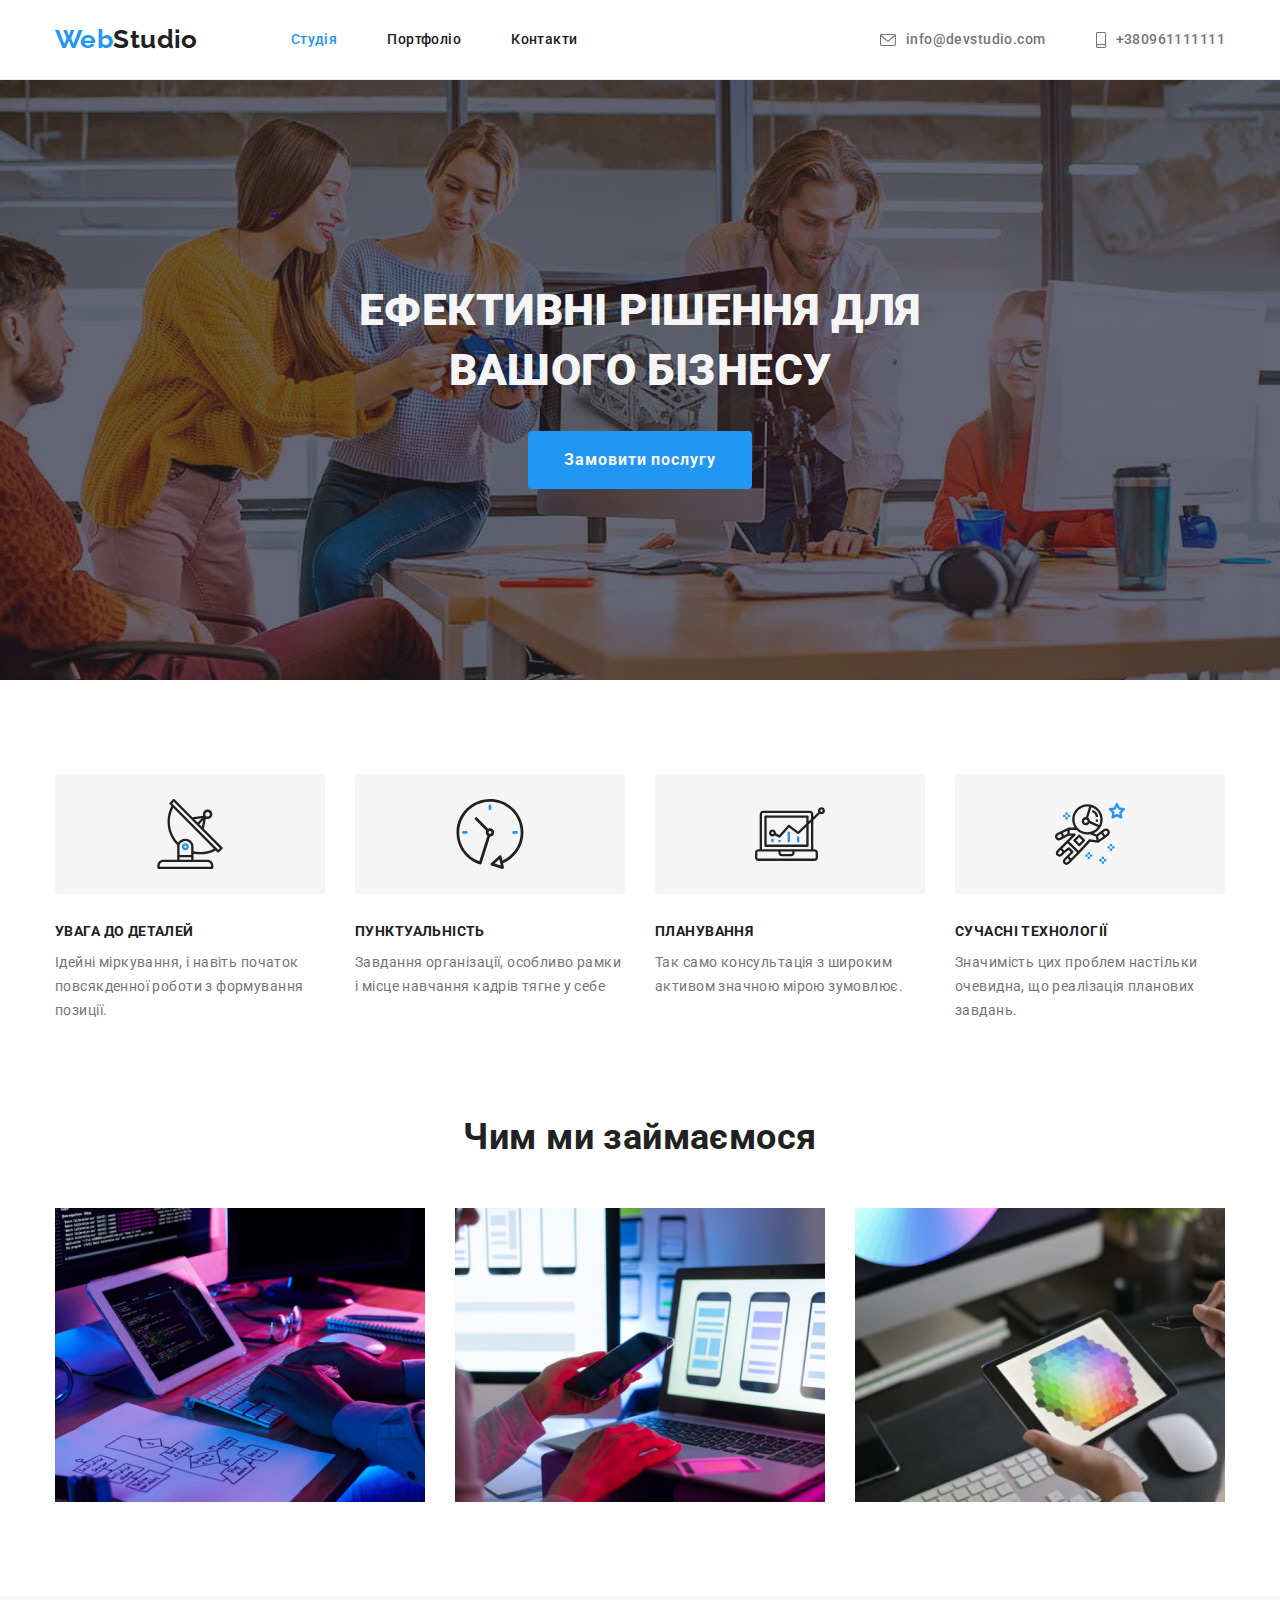
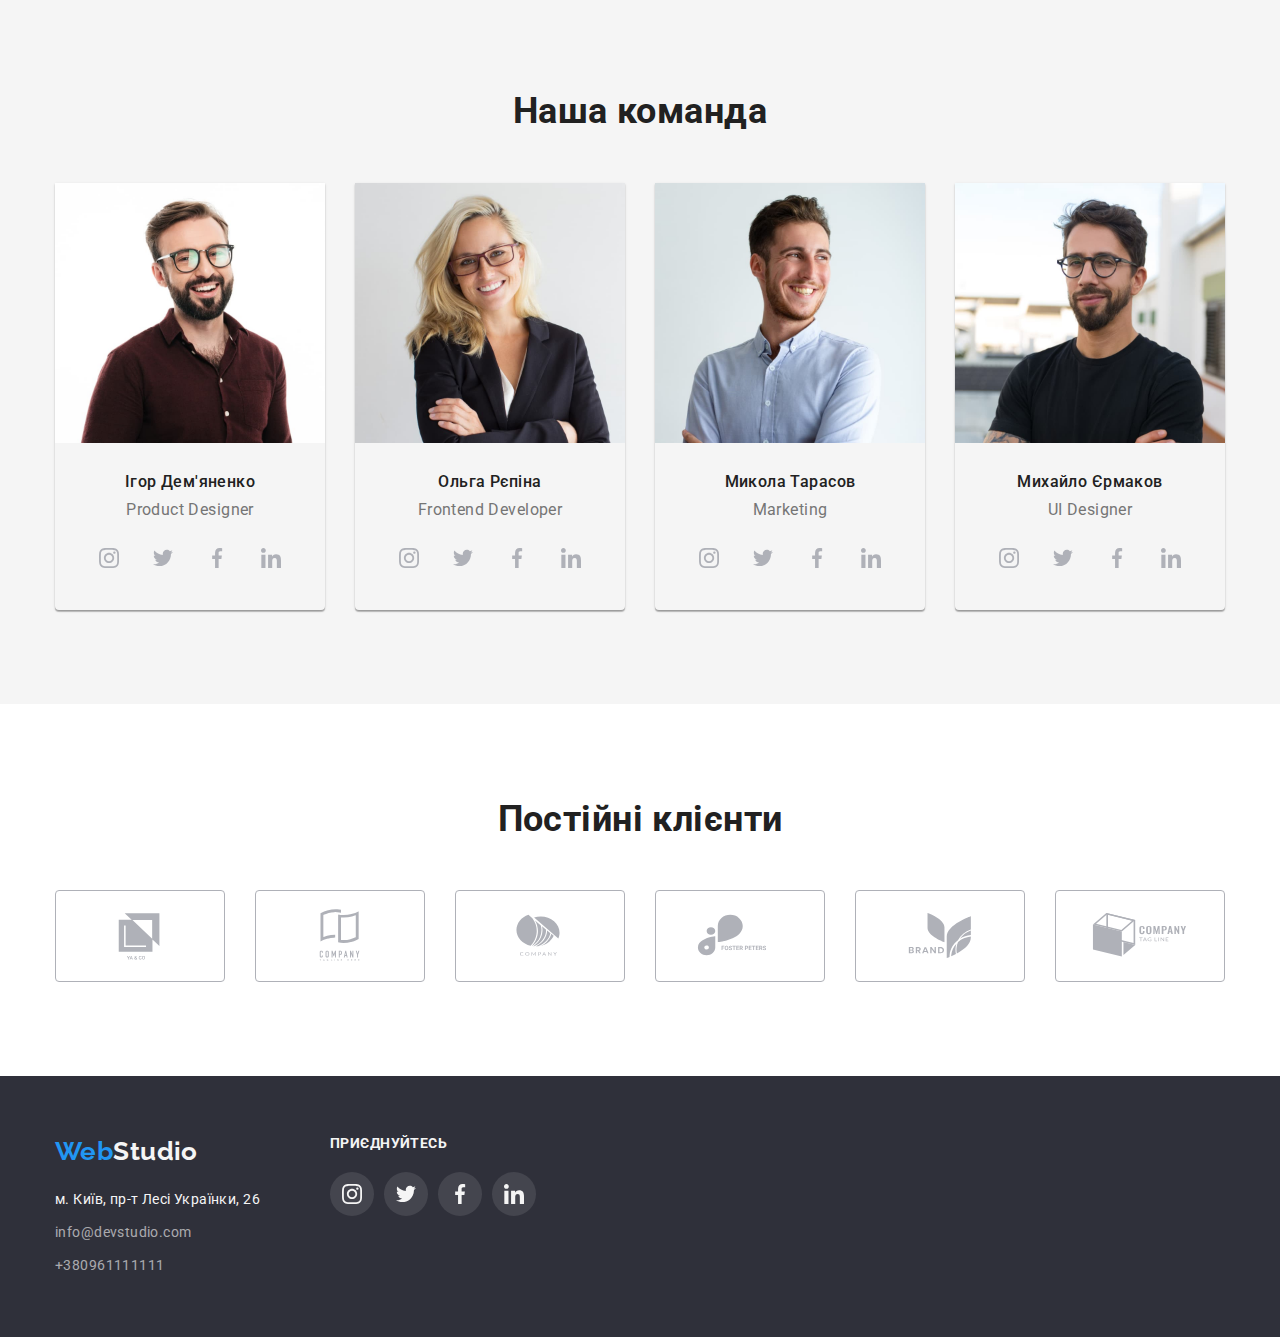
<file: index.html>
<!DOCTYPE html>
<html lang="uk">

<head>
  <meta charset="UTF-8" />
  <meta http-equiv="X-UA-Compatible" content="IE=edge" />
  <meta name="viewport" content="width=device-width, initial-scale=1.0" />

  <title>Web Studio</title>

  <!-- Стилі -->

  <link rel="preconnect" href="https://fonts.googleapis.com" />
  <link rel="preconnect" href="https://fonts.gstatic.com" crossorigin />
  <link href="https://fonts.googleapis.com/css2?family=Raleway:wght@700&family=Roboto:wght@400;500;700;900&display=swap"
    rel="stylesheet" />
  <link rel="stylesheet"
    href="https://cdnjs.cloudflare.com/ajax/libs/modern-normalize/1.1.0/modern-normalize.min.css" />
  <link rel="stylesheet" href="./css/styles.css" />
</head>

<body>
  <!-- Шапка -->

  <header class="header">
    <div class="container main-nav">
      <nav class="main-nav">
        <a id="logo" href="./index.html" class="logo-pr"><span class="logo-head">Web</span>Studio</a>

        <ul class="nav-list">
          <li class="item">
            <a href="" class="nav-link current">Студія</a>
          </li>
          <li class="item">
            <a href="./portfolio.html" class="nav-link">Портфоліо</a>
          </li>
          <li class="item"><a href="" class="nav-link">Контакти</a></li>
        </ul>
      </nav>

      <!--Контакти-->

      <ul class="nav-contact">
        <li>
          <a href="mailto:info@devstudio.com" class="contact-link">
            <svg class="header-icon" width="16" height="12">
              <use href="./images/symbol-defs.svg#icon-envelope"></use>
            </svg>
            info@devstudio.com
          </a>
        </li>
        <li>
          <a href="tel:+380961111111" class="contact-link">
            <svg class="header-icon" width="10" height="16">
              <use href="./images/symbol-defs.svg#icon-smartphone"></use>
            </svg>
            +380961111111</a>
        </li>
      </ul>
    </div>
  </header>

  <!-- Загальга Інформація-->

  <main>
    <!-- Гасло + замовлення -->

    <section class="hero section">
      <div class="container">
        <h1 class="hero-title">Ефективні рішення для вашого бізнесу</h1>
        <button class="button">Замовити послугу</button>
      </div>
    </section>

    <!-- Пояснення роботи  -->

    <section class="section about">
      <div class="container">
        <h2 class="visually-hidden">Прихований</h2>
        <ul class="title">
          <li class="list-title">
            <div class="bg-icon-title">
              <svg class="icon-hero" width="70" height="70">
                <use href="./images/symbol-defs.svg#icon-antenna"></use>
              </svg>
            </div>
            <h3 class="about-title">УВАГА ДО ДЕТАЛЕЙ</h3>
            <p class="about-text">
              Ідейні міркування, і навіть початок повсякденної роботи з
              формування позиції.
            </p>
          </li>
          <li class="list-title icon-vector">
            <div class="bg-icon-title">
              <svg class="icon-hero" width="70" height="70">
                <use href="./images/symbol-defs.svg#icon-clock"></use>
              </svg>
            </div>
            <h3 class="about-title">ПУНКТУАЛЬНІСТЬ</h3>
            <p class="about-text">
              Завдання організації, особливо рамки і місце навчання кадрів
              тягне у себе
            </p>
          </li>
          <li class="list-title icon-diagrama">
            <div class="bg-icon-title">
              <svg class="icon-hero" width="70" height="70">
                <use href="./images/symbol-defs.svg#icon-diagram"></use>
              </svg>
            </div>
            <h3 class="about-title">ПЛАНУВАННЯ</h3>
            <p class="about-text">
              Так само консультація з широким активом значною мірою зумовлює.
            </p>
          </li>
          <li class="list-title icon-astronaut">
            <div class="bg-icon-title">
              <svg class="icon-hero" width="70" height="70">
                <use href="./images/symbol-defs.svg#icon-astronaut"></use>
              </svg>
            </div>
            <h3 class="about-title">СУЧАСНІ ТЕХНОЛОГІЇ</h3>
            <p class="about-text">
              Значимість цих проблем настільки очевидна, що реалізація
              планових завдань.
            </p>
          </li>
        </ul>
      </div>
    </section>

    <!-- Чим займаємось -->

    <section class="section">
      <div class="container">
        <h2 class="section-title">Чим ми займаємося</h2>

        <ul class="work-list">
          <li class="works-item">
            <img src="./img/box.jpg" alt="комп'ютер" width="370" />
          </li>
          <li class="works-item">
            <img src="./img/image-1.jpg" alt="Телефон" width="370" />
          </li>
          <li class="works-item">
            <img src="./img/image-2.jpg" alt="Планшет" width="370" />
          </li>
        </ul>
      </div>
    </section>

    <!-- Працівники -->

    <section class="section team-work">
      <div class="container">
        <h2 class="section-title">Наша команда</h2>

       
        <ul class="team-list">
          <li class="team">
            <img src="./img/image-3.jpg" alt="Дизайнер продукту" width="270" />

          <div class="team-box">
              <h3 class="team-name">Ігор Дем'яненко</h3>
              <p lang="en" class="team-position">Product Designer</p>

            <ul class="box-icon-iteam">
              <li class="list-icon">
                <a href="https://www.instagram.com/" class="link-icon" target="_blank"
                  rel="noopener nooreferrer nofollow ">
                  <svg class="icon-team" width="20" height="20">
                    <use href="./images/symbol-defs.svg#icon-instagram" class="icon-team-style"></use>
                  </svg>
                </a>
              </li>

              <li class="list-icon">
                <a href="https://twitter.com/" class="link-icon" target="_blank" rel="noopener nooreferrer nofollow ">
                  <svg class="icon-team" width="20" height="20">
                    <use href="./images/symbol-defs.svg#icon-twitter" class="icon-team-style"></use>
                  </svg>
                </a>
              </li>

              <li class="list-icon">
                <a href="https://www.facebook.com/" class="link-icon" target="_blank"
                  rel="noopener nooreferrer nofollow ">
                  <svg class="icon-team" width="20" height="20">
                    <use href="./images/symbol-defs.svg#icon-facebook" class="icon-team-style"></use>
                  </svg>
                </a>
              </li>

              <li class="list-icon">
                <a href="https://www.linkedin.com/" class="link-icon" target="_blank"
                  rel="noopener nooreferrer nofollow ">
                  <svg class="icon-team" width="20" height="20">
                    <use href="./images/symbol-defs.svg#icon-linkedin" class="icon-team-style"></use>
                  </svg>
                </a>
              </li>
              </ul>
              </div>
            </li>
          
          <li class="team">
            <img src="./img/image-4.jpg" alt="Фронтальний розробник" width="270" />

            <div class="team-box">
              <h3 class="team-name">Ольга Рєпіна</h3>
              <p lang="en" class="team-position">Frontend Developer</p>

              <ul class="box-icon-iteam">
                <li class="list-icon">
                  <a href="https://www.instagram.com/" class="link-icon" target="_blank"
                    rel="noopener nooreferrer nofollow ">
                    <svg class="icon-team" width="20" height="20">
                      <use href="./images/symbol-defs.svg#icon-instagram"></use>
                    </svg>
                  </a>
                </li>
                <li class="list-icon">
                  <a href="https://twitter.com/" class="link-icon" target="_blank" rel="noopener nooreferrer nofollow ">
                    <svg class="icon-team" width="20" height="20">
                      <use href="./images/symbol-defs.svg#icon-twitter"></use>
                    </svg>
                  </a>
                </li>
                <li class="list-icon">
                  <a href="https://www.facebook.com/" class="link-icon" target="_blank"
                    rel="noopener nooreferrer nofollow ">
                    <svg class="icon-team" width="20" height="20">
                      <use href="./images/symbol-defs.svg#icon-facebook"></use>
                    </svg>
                  </a>
                </li>
                <li class="list-icon">
                  <a href="https://www.linkedin.com/" class="link-icon" target="_blank"
                    rel="noopener nooreferrer nofollow ">
                    <svg class="icon-team" width="20" height="20">
                      <use href="./images/symbol-defs.svg#icon-linkedin"></use>
                    </svg>
                  </a>
                </li>
              </ul>
              </div>
            </li> 
          
          <li class="team">
            <img src="./img/image-5.jpg" alt="Маркетолог" width="270" />

            <div class="team-box">
              <h3 class="team-name">Микола Тарасов</h3>
              <p lang="en" class="team-position">Marketing</p>
              <ul class="box-icon-iteam">
                <li class="list-icon">
                  <a href="https://www.instagram.com/" class="link-icon" target="_blank"
                    rel="noopener nooreferrer nofollow ">
                    <svg class="icon-team" width="20" height="20">
                      <use href="./images/symbol-defs.svg#icon-instagram"></use>
                    </svg>
                  </a>
                </li>
                <li class="list-icon">
                  <a href="https://twitter.com/" class="link-icon" target="_blank" rel="noopener nooreferrer nofollow ">
                    <svg class="icon-team" width="20" height="20">
                      <use href="./images/symbol-defs.svg#icon-twitter"></use>
                    </svg>
                  </a>
                </li>
                <li class="list-icon">
                  <a href="https://www.facebook.com/" class="link-icon" target="_blank"
                    rel="noopener nooreferrer nofollow ">
                    <svg class="icon-team" width="20" height="20">
                      <use href="./images/symbol-defs.svg#icon-facebook"></use>
                    </svg>
                  </a>
                </li>
                <li class="list-icon">
                  <a href="https://www.linkedin.com/" class="link-icon" target="_blank"
                    rel="noopener nooreferrer nofollow ">
                    <svg class="icon-team" width="20" height="20">
                      <use href="./images/symbol-defs.svg#icon-linkedin"></use>
                    </svg>
                  </a>
                </li>
              </ul>
              </div>
            </li>
          
          <li class="team">
            <img src="./img/image-6.jpg" alt="Дизайнер" width="270" />

            <div class="team-box">
              <h3 class="team-name">Михайло Єрмаков</h3>
              <p lang="en" class="team-position">UI Designer</p>
              <ul class="box-icon-iteam">
                <li class="list-icon">
                  <a href="https://www.instagram.com/" class="link-icon" target="_blank"
                    rel="noopener nooreferrer nofollow ">
                    <svg class="icon-team" width="20" height="20">
                      <use href="./images/symbol-defs.svg#icon-instagram"></use>
                    </svg>
                  </a>
                </li>
  
                <li class="list-icon">
                  <a href="https://twitter.com/" class="link-icon" target="_blank" rel="noopener nooreferrer nofollow ">
                    <svg class="icon-team" width="20" height="20">
                      <use href="./images/symbol-defs.svg#icon-twitter"></use>
                    </svg>
                  </a>
                </li>
  
                <li class="list-icon">
                  <a href="https://www.facebook.com/" class="link-icon" target="_blank"
                    rel="noopener nooreferrer nofollow ">
                    <svg class="icon-team" width="20" height="20">
                      <use href="./images/symbol-defs.svg#icon-facebook"></use>
                    </svg>
                  </a>
                </li>
  
                <li class="list-icon">
                  <a href="https://www.linkedin.com/" class="link-icon" target="_blank"
                    rel="noopener nooreferrer nofollow ">
                    <svg class="icon-team" width="20" height="20">
                      <use href="./images/symbol-defs.svg#icon-linkedin"></use>
                    </svg>
                  </a>
                </li>
              </ul>
              </div>
          </li>
        </ul>
      </div>
    </section>

    <!-- Compagny team -->

    <section class="section">
      <div class="container">
        <h2 class="section-title">Постійні клієнти</h2>
        <ul class="reg-custom">
          <li class="compagny">
            <a href="" class="link-compagny">
              <svg class="icon-compagny" width="106" height="60">
                <use href="./images/symbol-defs.svg#icon-Logo-1"></use>
              </svg>
            </a>
          </li>

          <li class="compagny">
            <a href="" class="link-compagny">
              <svg class="icon-compagny" width="106" height="60">
                <use href="./images/symbol-defs.svg#icon-Logo-2"></use>
              </svg>
            </a>
          </li>

          <li class="compagny">
            <a href="" class="link-compagny">
              <svg class="icon-compagny" width="106" height="60">
                <use href="./images/symbol-defs.svg#icon-Logo-3"></use>
              </svg>
            </a>
          </li>

          <li class="compagny">
            <a href="" class="link-compagny">
              <svg class="icon-compagny" width="106" height="60">
                <use href="./images/symbol-defs.svg#icon-Logo-4"></use>
              </svg>
            </a>
          </li>

          <li class="compagny">
            <a href="" class="link-compagny">
              <svg class="icon-compagny" width="106" height="60">
                <use href="./images/symbol-defs.svg#icon-Logo-5"></use>
              </svg>
            </a>
          </li>

          <li class="compagny">
            <a href="" class="link-compagny">
              <svg class="icon-compagny" width="106" height="60">
                <use href="./images/symbol-defs.svg#icon-Logo-6"></use>
              </svg>
            </a>
          </li>
        </ul>
      </div>
    </section>
  </main>

  <!-- Футер -->

  <footer class="order">
    <div class="container box-footer">
      <div>
        <a id="logo-footer" href="./index.html" class="logo"><span class="logo-footer">Web</span>Studio</a>
        <address class="adress">
          <ul class="information">
            <li class="information">
              <a href="https://goo.gl/maps/iiFqqTPr8g5T6caD6" class="mail" target="_blank" title="Google Maps">м. Київ,
                пр-т Лесі Українки, 26</a>
            </li>
            <li class="information">
              <a href="mailto:info@devstudio.com" class="info">info@devstudio.com</a>
            </li>
            <li class="information">
              <a href="tel:+380961111111" class="info">+380961111111</a>
            </li>
          </ul>
        </address>
      </div>

      <!-- Social -->

      <div class="box-icon-foot">
        <h3 class="about-title social">Приєднуйтесь</h3>
        <ul class="box-icon-iteam">
          <li class="icon-list">
            <a class="link-icon icon-social" href="https://www.instagram.com/" target="_blank"
              rel="noopener nooreferrer nofollow ">
              <svg class="icon-team" width="20" height="20">
                <use href="./images/symbol-defs.svg#icon-instagram"></use>
              </svg>
            </a>
          </li>
          <li class="icon-list">
            <a class="link-icon icon-social" href="https://twitter.com/" target="_blank"
              rel="noopener nooreferrer nofollow ">
              <svg class="icon-team" width="20" height="20">
                <use href="./images/symbol-defs.svg#icon-twitter"></use>
              </svg>
            </a>
          </li>
          <li class="icon-list">
            <a class="link-icon icon-social" href="https://www.facebook.com/" target="_blank"
              rel="noopener nooreferrer nofollow ">
              <svg class="icon-team" width="20" height="20">
                <use href="./images/symbol-defs.svg#icon-facebook"></use>
              </svg>
            </a>
          </li>
          <li class="icon-list">
            <a class="link-icon icon-social" href="https://www.linkedin.com/" target="_blank"
              rel="noopener nooreferrer nofollow ">
              <svg class="icon-team" width="20" height="20">
                <use href="./images/symbol-defs.svg#icon-linkedin"></use>
              </svg>
            </a>
          </li>
        </ul>
      </div>
    </div>
  </footer>
</body>

</html>
</file>
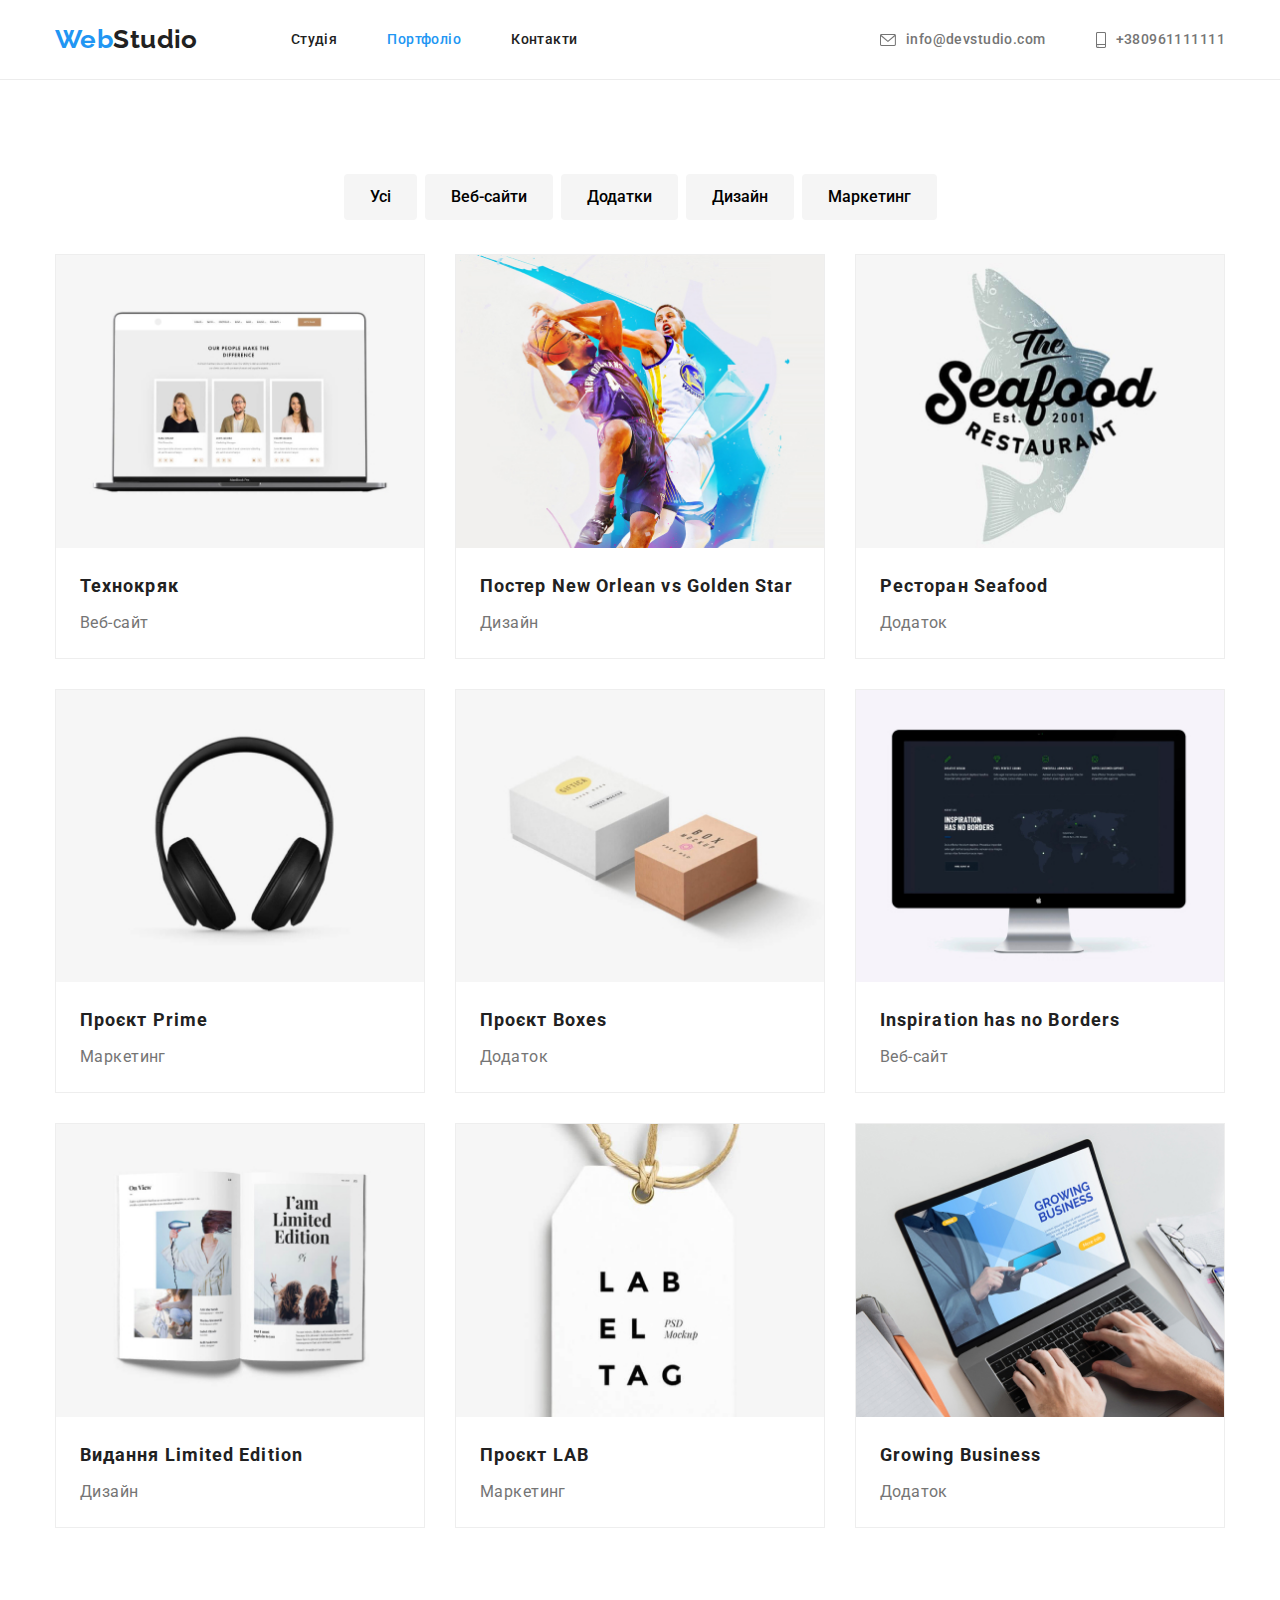
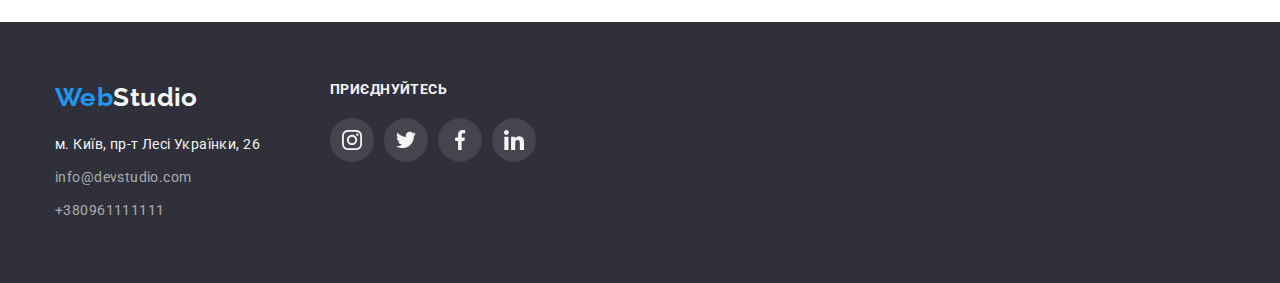
<file: portfolio.html>
<!DOCTYPE html>
<html lang="uk">
  <head>
    <meta charset="UTF-8" />
    <meta http-equiv="X-UA-Compatible" content="IE=edge" />
    <meta name="viewport" content="width=device-width, initial-scale=1.0" />
    <title>Portfolio</title>
    <link rel="preconnect" href="https://fonts.googleapis.com" />
    <link rel="preconnect" href="https://fonts.gstatic.com" crossorigin />
    <link
      href="https://fonts.googleapis.com/css2?family=Raleway:wght@700&family=Roboto:wght@400;500;700;900&display=swap"
      rel="stylesheet"
    />
    <link
      rel="stylesheet"
      href="https://cdnjs.cloudflare.com/ajax/libs/modern-normalize/1.1.0/modern-normalize.min.css"
    />
    <link rel="stylesheet" href="./css/styles.css" />
  </head>
  <body>
    <!-- Шапка -->
    <header class="header">
      <div class="container main-nav">
        <nav class="main-nav">
          <a id="logo" href="./index.html" class="logo-pr"
            ><span class="logo-head">Web</span>Studio</a
          >

          <ul class="nav-list">
            <li class="item">
              <a href="./index.html" class="nav-link">Студія</a>
            </li>
            <li class="item">
              <a href="" class="nav-link current">Портфоліо</a>
            </li>
            <li class="item"><a href="" class="nav-link">Контакти</a></li>
          </ul>
        </nav>

        <!--Контакти-->

        <ul class="nav-contact">
          <li>
            <a href="mailto:info@devstudio.com" class="contact-link">
              <svg class="header-icon" width="16" height="12">
                <use href="./images/symbol-defs.svg#icon-envelope"></use>
              </svg>
              info@devstudio.com
            </a>
          </li>
          <li>
            <a href="tel:+380961111111" class="contact-link">
              <svg class="header-icon" width="10" height="16">
                <use href="./images/symbol-defs.svg#icon-smartphone"></use>
              </svg>
              +380961111111</a
            >
          </li>
        </ul>
      </div>
    </header>
    <!-- Контент -->
    <main>
      <section class="section">
        <div class="container">
          <h1 class="visually-hidden">контент сторінки</h1>
          <ul class="box-button">
            <li><button type="button" class="button-portfolio">Усі</button></li>
            <li>
              <button type="button" class="button-portfolio">Веб-сайти</button>
            </li>
            <li>
              <button type="button" class="button-portfolio">Додатки</button>
            </li>
            <li>
              <button type="button" class="button-portfolio">Дизайн</button>
            </li>
            <li>
              <button type="button" class="button-portfolio">Маркетинг</button>
            </li>
          </ul>

          <ul class="project-icon">
            <li class="project-titles">
              <img src="./img/one.jpg" alt="ноутбук" width="370" />
              <div class="box-title">
                <h2 class="project-title">Технокряк</h2>
                <p class="project-list">Веб-сайт</p>
              </div>
            </li>
            <li class="project-titles">
              <img src="./img/two.jpg" alt="постер" width="370" />
              <div class="box-title">
                <h2 class="project-title">Постер New Orlean vs Golden Star</h2>
                <p class="project-list">Дизайн</p>
              </div>
            </li>
            <li class="project-titles">
              <img src="./img/three.jpg" alt="афіша ресторана" width="370" />
              <div class="box-title">
                <h2 class="project-title">Ресторан Seafood</h2>
                <p class="project-list">Додаток</p>
              </div>
            </li>
            <li class="project-titles">
              <img src="./img/for.jpg" alt="наушники" width="370" />
              <div class="box-title">
                <h2 class="project-title">Проєкт Prime</h2>
                <p class="project-list">Маркетинг</p>
              </div>
            </li>
            <li class="project-titles">
              <img src="./img/five.jpg" alt="коробки" width="370" />
              <div class="box-title">
                <h2 class="project-title">Проєкт Boxes</h2>
                <p class="project-list">Додаток</p>
              </div>
            </li>
            <li class="project-titles">
              <img src="./img/six.jpg" alt="комп'ютер" width="370" />
              <div class="box-title">
                <h2 class="project-title">Inspiration has no Borders</h2>
                <p class="project-list">Веб-сайт</p>
              </div>
            </li>
            <li class="project-titles">
              <img src="./img/seven.jpg" alt="книги" width="370" />
              <div class="box-title">
                <h2 class="project-title">Видання Limited Edition</h2>
                <p lang="en" class="project-list">Дизайн</p>
              </div>
            </li>
            <li class="project-titles">
              <img src="./img/eight.jpg" alt="" width="370" />
              <div class="box-title">
                <h2 class="project-title">Проєкт LAB</h2>
                <p lang="en" class="project-list">Маркетинг</p>
              </div>
            </li>
            <li class="project-titles">
              <img src="./img/nine.jpg" alt="" width="370" />
              <div class="box-title">
                <h2 class="project-title">Growing Business</h2>
                <p class="project-list">Додаток</p>
              </div>
            </li>
          </ul>
        </div>
      </section>
    </main>

    <!-- Футер -->

    <footer class="order">
      <div class="container box-footer">
        <div>
          <a id="logo-footer" href="./index.html" class="logo"
            ><span class="logo-footer">Web</span>Studio</a
          >
          <address class="adress">
            <ul class="information">
              <li class="information">
                <a
                  href="https://goo.gl/maps/iiFqqTPr8g5T6caD6"
                  class="mail"
                  target="_blank"
                  title="Google Maps"
                  >м. Київ, пр-т Лесі Українки, 26</a
                >
              </li>
              <li class="information">
                <a href="mailto:info@devstudio.com" class="info"
                  >info@devstudio.com</a
                >
              </li>
              <li class="information">
                <a href="tel:+380961111111" class="info">+380961111111</a>
              </li>
            </ul>
          </address>
        </div>

         <!-- Social -->

         <div class="box-icon-foot">
          <h3 class="about-title social">Приєднуйтесь</h3>
          <ul class="box-icon-iteam">
            <li class="icon-list">
              <a class="link-icon icon-social" href="https://www.instagram.com/" target="_blank"
                rel="noopener nooreferrer nofollow ">
                <svg class="icon-team" width="20" height="20">
                  <use href="./images/symbol-defs.svg#icon-instagram"></use>
                </svg>
              </a>
            </li>
            <li class="icon-list">
              <a class="link-icon icon-social" href="https://twitter.com/" target="_blank"
                rel="noopener nooreferrer nofollow ">
                <svg class="icon-team" width="20" height="20">
                  <use href="./images/symbol-defs.svg#icon-twitter"></use>
                </svg>
              </a>
            </li>
            <li class="icon-list">
              <a class="link-icon icon-social" href="https://www.facebook.com/" target="_blank"
                rel="noopener nooreferrer nofollow ">
                <svg class="icon-team" width="20" height="20">
                  <use href="./images/symbol-defs.svg#icon-facebook"></use>
                </svg>
              </a>
            </li>
            <li class="icon-list">
              <a class="link-icon icon-social" href="https://www.linkedin.com/" target="_blank"
                rel="noopener nooreferrer nofollow ">
                <svg class="icon-team" width="20" height="20">
                  <use href="./images/symbol-defs.svg#icon-linkedin"></use>
                </svg>
              </a>
            </li>
          </ul>
        </div>
      </div>
    </footer>
  </body>
</html>
</file>
<file: css/styles.css>
:root {
    --primary-text-color: #212121;
    --primary-white-color:  #F5F5F5;
    --title-text-color:#757575;
    --actent-color: #2196F3;
    --icon-color:#AFB1B8;
    --bg-color-body:#ffffff;
    --bg-color-order:#2F303A;
}


body {
    background-color:var(--bg-color-body);
    color: var(--primary-text-color);
    font-family: Roboto, sans-serif;
    letter-spacing: 0.03em;
    font-size: 14px;
    
}

h1,h2,h3,h4,h5,h6,p {
    margin: 0px;
}
 


ul {
    list-style: none;
    padding: 0;
    margin:0 ;
}

.visually-hidden {
    position: absolute;
    width: 1px;
    height: 1px;
    margin: -1px;
    border: 0;
    padding: 0;
    
    white-space: nowrap;
    clip-path: inset(100%);
    clip: rect(0 0 0 0);
    overflow: hidden;
}

/* header */

.header{
    border-bottom: 1px solid #ececec;
    padding: 24px 0;
}

.header-icon{
    margin-right: 10px;
    fill:currentColor;
}

/* contaire */

.container{
    width: 1200px;
    margin-left: auto;
    margin-right: auto;
    padding-left: 15px;
    padding-right: 15px;
}

.project-icon {
    display: flex;
    flex-wrap: wrap;
    gap: 30px;
    margin-top: 34px;
}

.project-titles{

width: calc((100% - 60px) / 3);
border: 1px solid #EEEEEE;
}

.project-titles:hover ,
.project-titles:focus{
    box-shadow: 0px 1px 1px rgba(0, 0, 0, 0.12), 0px 4px 4px rgba(0, 0, 0, 0.06),
    1px 4px 6px rgba(0, 0, 0, 0.16);
}


.project-title{
    color: var(--primary-text-color);
    font-size: 18px;
    line-height: 2;
    letter-spacing: 0.06em;
    }
    
    .project-list{
    color: var(--title-text-color);
    font-size: 16px;
    line-height: 1.88;
    margin-top: 4px;
    }

 .box-title{
  padding:20px 24px;
 }




.main-nav {
    display: flex;
    align-items: center ;
    margin-right: auto;
}


/* site-nav */

.contact-link , 
.nav-link{
    display: block;


    color:  var(--primary-text-color);
    font-weight: 500;
    line-height: 1.14;
    text-decoration: none;
}


.contact-link {
    color: var(--title-text-color);
    align-items: center;
    display: flex;
}

.contact-link:hover,
.contact-link:focus {
    color: var(--actent-color);
}

.nav-contact {
    display: flex;
    gap: 50px;
    list-style: none;
    align-items: center;
}

 .nav-link:hover,
 .nav-link:focus{
color: var(--actent-color);
}

.nav-link.current{
    color: var(--actent-color);
}

.nav-list{
    display: flex;
    margin-left: 93px;
}

.nav-list .item:not(:last-child) {
    margin-right: 50px;
}


/* Section */

.section{
    padding-bottom: 94px;
    padding-top: 94px;
     
}



.list-title{
    margin-right: 30px;
    width: 270px;
}

.list-title:last-child {
    margin-right: 0;
}
    
.title {
    list-style: none;
    display: flex;
}

.section-title {
    font-size: 36px;
    line-height: 1.17;
    text-align: center;
    margin-bottom: 50px;
    margin-top: 0;
}

    .bg-icon-title{
    display: flex;
    align-items: center;
    justify-content: center;
    margin-bottom: 30px;  
    width: 270px;
    height: 120px;
    border-radius: 4px;
    background-color: var(--primary-white-color);

    }


.about{
    padding-bottom: 0;
}

.about-text{
color: var(--title-text-color);
font-size: 14px;
line-height: 1.72;

}
.about-title{
    margin-bottom: 10px;
font-size: 14px;
line-height: 1.14; 
text-transform: uppercase;
}

.work-list {
    color: var(--primary-text-color);
    list-style: none;
    display: flex;
    align-items: center;
}

.works-item:not(:last-child) {
    margin-right: 30px;
}

.team{
    width: 270px;
    background-color: var(--primary-white-color);
    box-shadow: 0px 1px 3px rgba(0, 0, 0, 0.12), 0px 1px 1px rgba(0, 0, 0, 0.14), 0px 2px 1px rgba(0, 0, 0, 0.2);
    border-radius: 0px 0px 4px 4px;
}

.team-list{
    display: flex;
    align-items: center;
}

.list-icon{
    width: 44px;
    height: 44px;
}


.team:not(:last-child) {
    margin-right: 30px;
}

.team-name{
margin-bottom: 10px;

color: var(--primary-text-color);
font-weight: 500;
font-size: 16px;
line-height: 1.18;
text-align: center;
}

.team-position{

color: var(--title-text-color);
margin-bottom: 16px;
font-size: 16px;
line-height: 1.18;
text-align: center;

}

.team-work{
    background-color: var(--primary-white-color);
}

.team-box{
    padding: 30px 32px;
}

img{
    display: block;
    max-width: 100%;
    height: auto;
}


/* Hero */
.hero-title {
width: 696px;
margin: 0 auto;
margin-bottom: 30px;

color: var(--primary-white-color);
    font-weight: 900;
    font-size: 44px;
    line-height: 1.37;
    text-align: center;
    text-transform: uppercase;
}

.hero{
max-width: 1600px;
height: 600px;
margin-left: auto;
margin-right: auto;
padding: 200px 0;
background-repeat: no-repeat;
background-position: center;
background-size: cover;
text-align: center;
background-color: var(--title-text-color);

background-image:linear-gradient(to right, rgba(47, 48, 58, 0.4), rgba(47, 48, 58, 0.4)),
url('../img/br-studio.jpg');  
}

/* Button */
.button{
    
border-radius: 4px;

padding: 10px 32px;

    color:var(--primary-white-color); 
    background-color: var(--actent-color);
    cursor: pointer;
    border: 4px solid transparent;

    font-weight: 700;
    font-size: 16px;
    line-height: 1.87;
    letter-spacing: 0.06em;
    
    
}

.button-portfolio{
    padding: 6px 22px;
    color:#000000;
    background-color: var(--primary-white-color);
    font-weight: 500;
    font-size: 16px;
    line-height: 1.63;
    border-radius: 4px;
    text-align: center;
    border: 4px solid transparent;
    cursor: pointer;
}

.button-portfolio:hover,
.button-portfolio:focus {
    color: var(--primary-white-color);
    background-color: var(--actent-color);
    box-shadow: 0px 3px 1px rgba(0, 0, 0, 0.1), 0px 1px 2px rgba(0, 0, 0, 0.08),
    0px 2px 2px rgba(0, 0, 0, 0.12);

}

.box-button{
    display: flex;
    justify-content:center;
    gap:8px;
}

/* Logo */

.logo , 
.logo-pr {
font-family: 'Raleway';
font-weight: 700;
font-size: 26px;
line-height: 1.2;
text-decoration: none;
}

.logo {
    color: var(--primary-white-color);
}

.information{
    display: flex;
    flex-direction: column;
    gap: 9px;
}

.logo-pr {
color: var(--primary-text-color);
list-style: none;
}

.logo-head , 
.logo-footer {
 color: var(--actent-color);
 text-decoration: none;
}

/* adress */

.adress{
    margin-top: 20px;
}

.order{
    background-color:var(--bg-color-order);
    padding:60px 0;
}

.info , 
.mail {
font-style: normal;
line-height: 1.71;
}

.mail {
    color: var(--primary-white-color);
    text-decoration: none;
}

/* info */

.info {
color: rgba(255, 255, 255, 0.6);
 text-decoration: none;
}

.info:hover,
.info:focus{
    color: var(--actent-color);
}

/* icon team */

.icon-team{
    fill: currentColor;
    width: 20px;
    height: 20px;
}

.link-icon{
    display: flex;
    align-items: center;
    justify-content: center;
    width: 100%;
    height: 100%;
    border-radius: 50%;
    color:var(--icon-color);
}


.link-icon:focus,
.link-icon:hover{
color:var(--primary-white-color);
background:var(--actent-color);
}



/* Reg-custom */

.reg-custom {
    display: flex;
    justify-content: center;
    
}

.compagny {
    width: 170px;
    height: 92px;
   
    
    
}

.compagny:not(:last-child) {
    margin-right: 30px;
}

.icon-compagny{
fill: currentColor;
}

.link-compagny{
    align-items: center;
    display:flex;
    justify-content: center;
    border: 1px solid #AFB1B8;
    border-radius: 4px; 
    width: 100%;
    height: 100%;
color: var(--icon-color);
}

.box-icon-iteam {
    display: flex;
    justify-content: center;
    gap: 10px;
}

.link-compagny:hover,
.link-compagny:focus{
    border-color:var(--actent-color);
    color: var(--actent-color);
    filter: drop-shadow(0px 4px 4px rgba(0, 0, 0, 0.25));

}

/* Social */
.social {
    margin-bottom: 20px;
    color:var(--primary-white-color);
}

.box-footer{
    display: flex;
}

.box-icon-foot {
    margin-left: 70px;
}

.icon-list{
    width: 44px;
    height: 44px;
}

.icon-social{
color: var(--primary-white-color);
background: rgba(255, 255, 255, 0.1);
}
</file>
